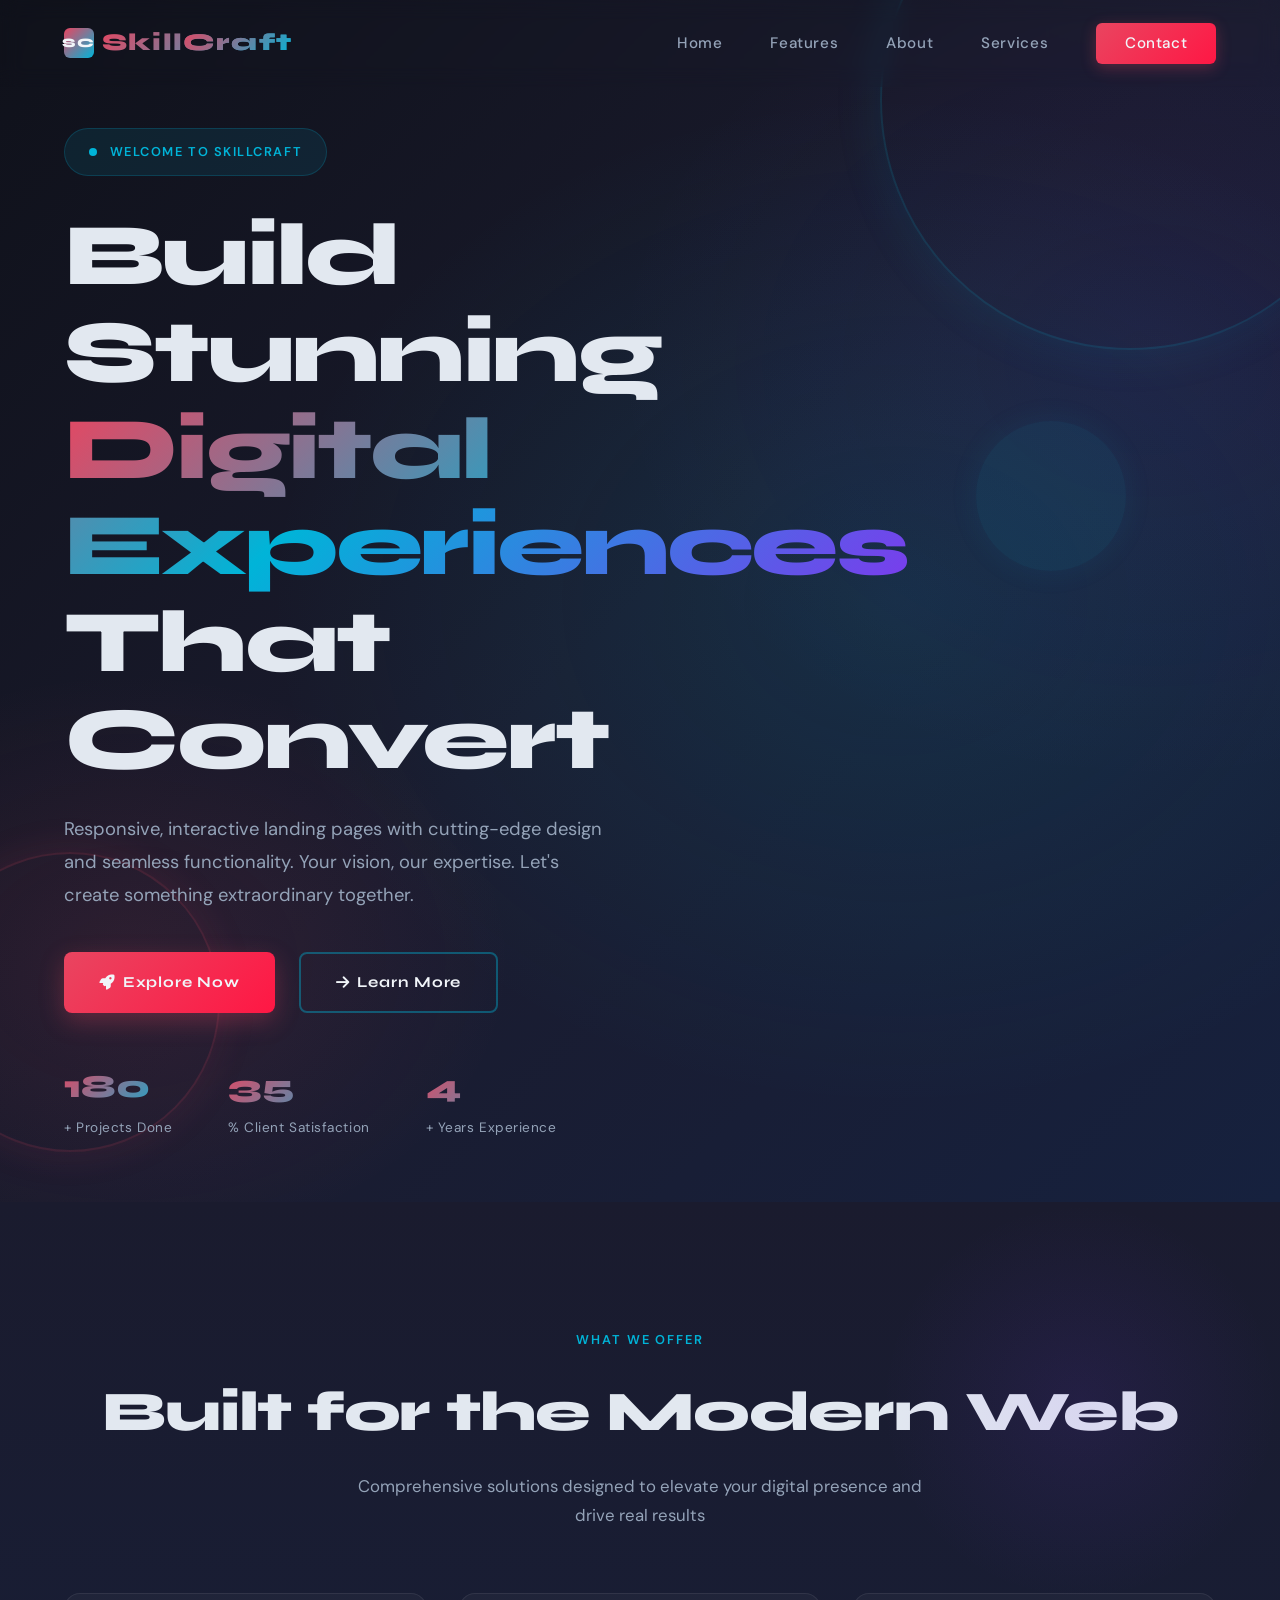
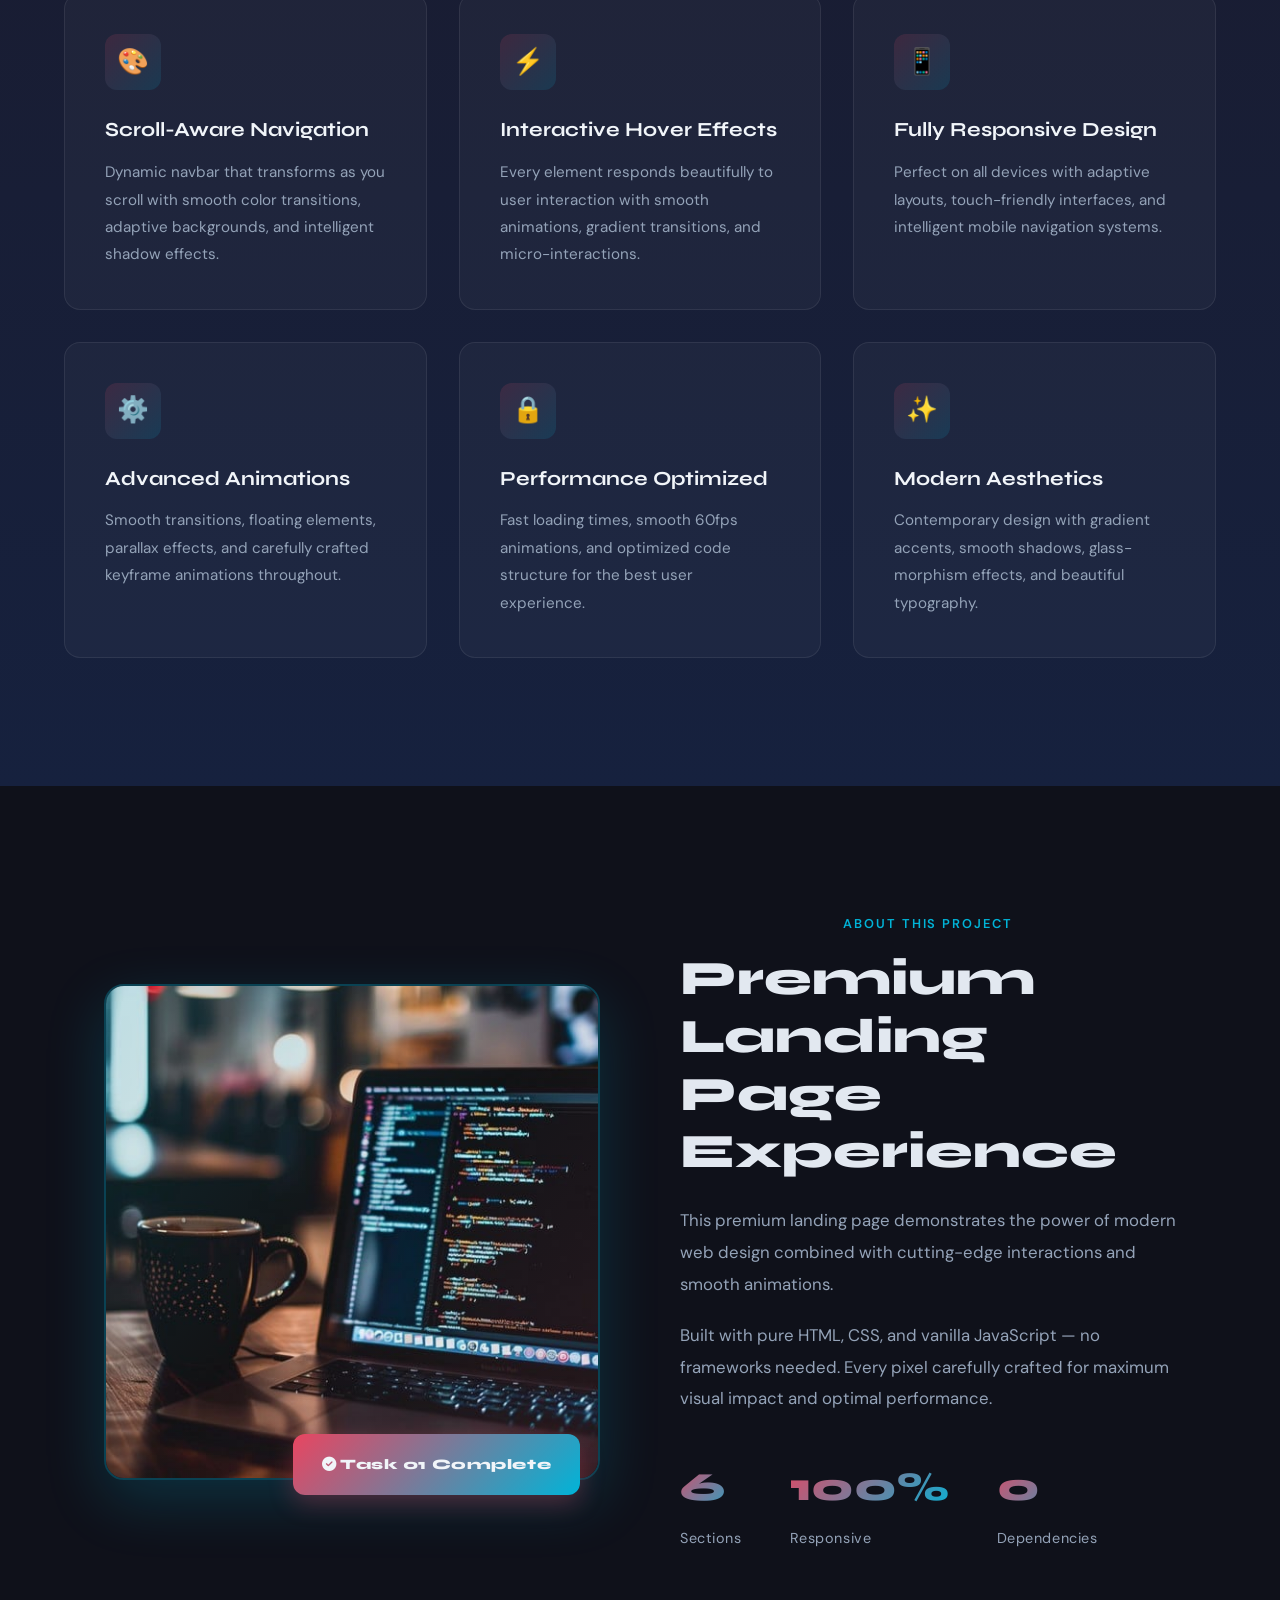
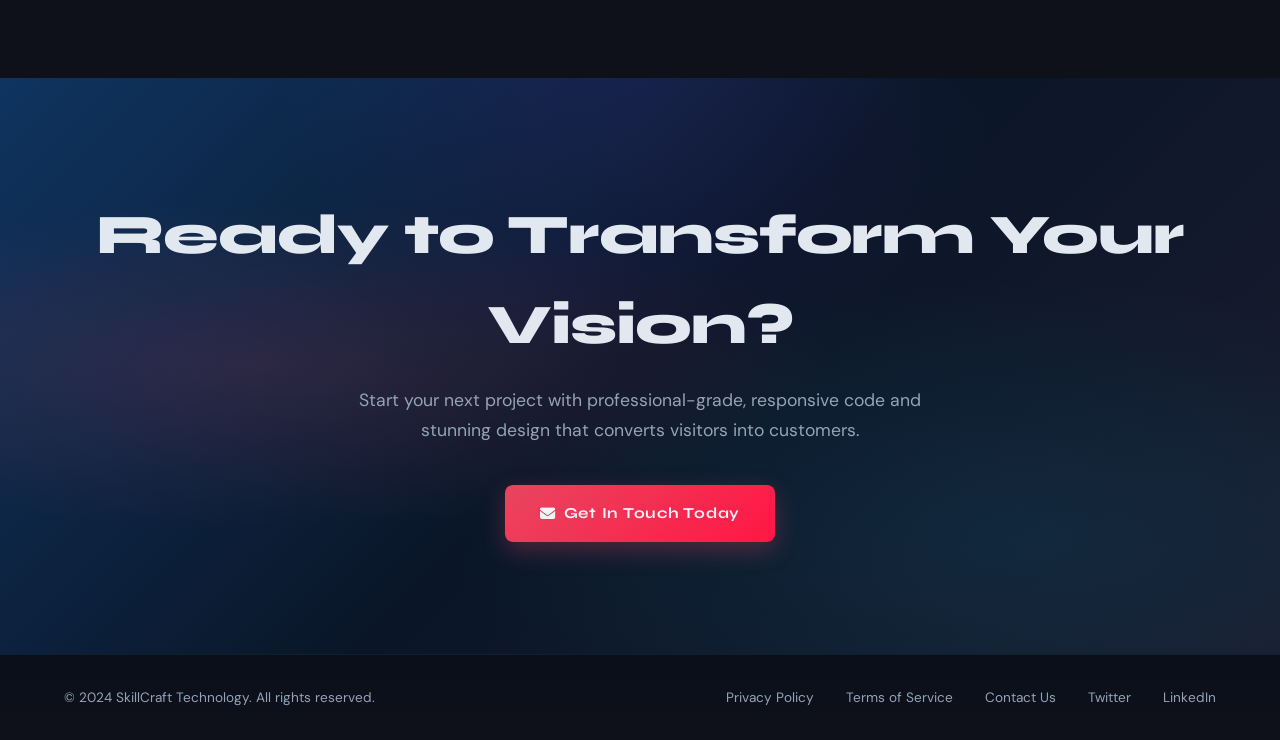
<file: index.html>
<!DOCTYPE html>
<html lang="en">
<head>
  <meta charset="UTF-8" />
  <meta name="viewport" content="width=device-width, initial-scale=1.0"/>
  <title>SkillCraft Technology - Premium Solutions</title>

  <!-- Google Fonts -->
  <link href="https://fonts.googleapis.com/css2?family=Syne:wght@400;700;800&family=DM+Sans:wght@300;400;500;600;700&display=swap" rel="stylesheet"/>

  <!-- Font Awesome Icons -->
  <link rel="stylesheet" href="https://cdnjs.cloudflare.com/ajax/libs/font-awesome/6.4.0/css/all.min.css">

  <!-- External Stylesheet -->
  <link rel="stylesheet" href="style.css">
</head>
<body>

  <!-- ── NAVBAR ──────────────────────────────────────────────────────── -->
  <nav id="navbar">
    <a href="#hero" class="logo">
      <div class="logo-icon">SC</div>
      <span>Skill<span>Craft</span></span>
    </a>

    <ul class="nav-links">
      <li><a href="#hero">Home</a></li>
      <li><a href="#features">Features</a></li>
      <li><a href="#about">About</a></li>
      <li><a href="#cta">Services</a></li>
      <li><a href="#contact" class="nav-cta">Contact</a></li>
    </ul>

    <button class="hamburger" id="hamburger" aria-label="Menu">
      <span></span>
      <span></span>
      <span></span>
    </button>
  </nav>

  <!-- ── MOBILE FULLSCREEN MENU ──────────────────────────────────────── -->
  <div class="mobile-menu" id="mobileMenu">
    <a href="#hero"     onclick="closeMobile()">Home</a>
    <a href="#features" onclick="closeMobile()">Features</a>
    <a href="#about"    onclick="closeMobile()">About</a>
    <a href="#cta"      onclick="closeMobile()">Services</a>
    <a href="#contact"  onclick="closeMobile()">Contact</a>
  </div>

  <!-- ── HERO SECTION ────────────────────────────────────────────────── -->
  <section id="hero">
    <div class="hero-bg"></div>
    <div class="deco deco-1"></div>
    <div class="deco deco-2"></div>
    <div class="deco deco-3"></div>

    <div class="container">
      <div class="hero-content">
        <div class="hero-tag">Welcome to SkillCraft</div>

        <h1>
          Build Stunning
          <span class="highlight">Digital Experiences</span>
          That Convert
        </h1>

        <p class="hero-desc">
          Responsive, interactive landing pages with cutting-edge design and
          seamless functionality. Your vision, our expertise. Let's create
          something extraordinary together.
        </p>

        <div class="hero-btns">
          <a href="#features" class="btn btn-primary">
            <i class="fas fa-rocket"></i> Explore Now
          </a>
          <a href="#contact" class="btn btn-secondary">
            <i class="fas fa-arrow-right"></i> Learn More
          </a>
        </div>

        <div class="hero-stats">
          <div class="stat-item">
            <div class="stat-number" data-count="500">0</div>
            <div class="stat-label">+ Projects Done</div>
          </div>
          <div class="stat-item">
            <div class="stat-number" data-count="98">0</div>
            <div class="stat-label">% Client Satisfaction</div>
          </div>
          <div class="stat-item">
            <div class="stat-number" data-count="12">0</div>
            <div class="stat-label">+ Years Experience</div>
          </div>
        </div>
      </div>
    </div>
  </section>

  <!-- ── FEATURES SECTION ────────────────────────────────────────────── -->
  <section id="features">
    <div class="container">
      <div class="section-label">What We Offer</div>
      <h2 class="section-title">Built for the Modern Web</h2>
      <p class="section-desc">
        Comprehensive solutions designed to elevate your digital presence
        and drive real results
      </p>

      <div class="cards">
        <div class="card">
          <div class="card-icon">🎨</div>
          <h3>Scroll-Aware Navigation</h3>
          <p>Dynamic navbar that transforms as you scroll with smooth color
            transitions, adaptive backgrounds, and intelligent shadow effects.</p>
        </div>

        <div class="card">
          <div class="card-icon">⚡</div>
          <h3>Interactive Hover Effects</h3>
          <p>Every element responds beautifully to user interaction with smooth
            animations, gradient transitions, and micro-interactions.</p>
        </div>

        <div class="card">
          <div class="card-icon">📱</div>
          <h3>Fully Responsive Design</h3>
          <p>Perfect on all devices with adaptive layouts, touch-friendly
            interfaces, and intelligent mobile navigation systems.</p>
        </div>

        <div class="card">
          <div class="card-icon">⚙️</div>
          <h3>Advanced Animations</h3>
          <p>Smooth transitions, floating elements, parallax effects, and
            carefully crafted keyframe animations throughout.</p>
        </div>

        <div class="card">
          <div class="card-icon">🔒</div>
          <h3>Performance Optimized</h3>
          <p>Fast loading times, smooth 60fps animations, and optimized code
            structure for the best user experience.</p>
        </div>

        <div class="card">
          <div class="card-icon">✨</div>
          <h3>Modern Aesthetics</h3>
          <p>Contemporary design with gradient accents, smooth shadows,
            glass-morphism effects, and beautiful typography.</p>
        </div>
      </div>
    </div>
  </section>

  <!-- ── ABOUT SECTION ───────────────────────────────────────────────── -->
  <section id="about">
    <div class="about-visual">
      <div class="about-img-box">
        <!-- Replace src with your own image path if needed -->
        <img
          src="[data-uri]"
          alt="Coding session — laptop with code editor"
        />
      </div>
      <div class="about-badge">
        <i class="fas fa-check-circle"></i> Task 01 Complete
      </div>
    </div>

    <div class="about-text">
      <div class="section-label">About This Project</div>
      <h2>Premium Landing Page<br>Experience</h2>

      <p>
        This premium landing page demonstrates the power of modern web design
        combined with cutting-edge interactions and smooth animations.
      </p>
      <p>
        Built with pure HTML, CSS, and vanilla JavaScript — no frameworks needed.
        Every pixel carefully crafted for maximum visual impact and optimal
        performance.
      </p>

      <div class="stats">
        <div class="stat">
          <strong>6</strong>
          <span>Sections</span>
        </div>
        <div class="stat">
          <strong>100%</strong>
          <span>Responsive</span>
        </div>
        <div class="stat">
          <strong>0</strong>
          <span>Dependencies</span>
        </div>
      </div>
    </div>
  </section>

  <!-- ── CTA SECTION ─────────────────────────────────────────────────── -->
  <section id="cta">
    <div class="container">
      <h2>Ready to Transform Your Vision?</h2>
      <p>
        Start your next project with professional-grade, responsive code and
        stunning design that converts visitors into customers.
      </p>
      <a href="#contact" class="btn btn-primary">
        <i class="fas fa-envelope"></i> Get In Touch Today
      </a>
    </div>
  </section>

  <!-- ── FOOTER / CONTACT ─────────────────────────────────────────────── -->
  <footer id="contact">
    <div class="container" style="width:100%; display:flex; justify-content:space-between; flex-wrap:wrap; gap:2rem;">
      <div>
        <span>© 2024 SkillCraft Technology. All rights reserved.</span>
      </div>
      <div style="display:flex; gap:2rem; flex-wrap:wrap;">
        <a href="#">Privacy Policy</a>
        <a href="#">Terms of Service</a>
        <a href="#">Contact Us</a>
        <a href="#">Twitter</a>
        <a href="#">LinkedIn</a>
      </div>
    </div>
  </footer>

  <!-- ── SCROLL TO TOP BUTTON ─────────────────────────────────────────── -->
  <button class="scroll-to-top" id="scrollToTop" aria-label="Scroll to top">
    <i class="fas fa-arrow-up"></i>
  </button>

  <!-- External JavaScript (linked at bottom for best performance) -->
  <script src="script.js"></script>

</body>
</html>
</file>
<file: style.css>
/* ── RESET & ROOT VARIABLES ──────────────────────────────────────────────── */
*, *::before, *::after {
  box-sizing: border-box;
  margin: 0;
  padding: 0;
}

:root {
  --bg: #0f111a;
  --bg2: #1a1b2e;
  --bg3: #16213e;
  --accent1: #0f3460;
  --accent2: #e94560;
  --teal: #00b4d8;
  --cyan: #48cae4;
  --purple: #7c3aed;
  --white: #f1f5f9;
  --text: #e2e8f0;
  --muted: #94a3b8;
  --dark-muted: #64748b;
  --nav-bg-transparent: rgba(15, 17, 26, 0);
  --nav-bg-solid: rgba(10, 13, 22, 0.98);
  --transition: 0.35s cubic-bezier(0.4, 0, 0.2, 1);
}

html {
  scroll-behavior: smooth;
}

body {
  font-family: 'DM Sans', sans-serif;
  background: var(--bg);
  color: var(--text);
  overflow-x: hidden;
  line-height: 1.6;
  animation: fadeIn 0.5s ease-out;
}

/* ── SCROLLBAR ────────────────────────────────────────────────────────────── */
::-webkit-scrollbar { width: 10px; }
::-webkit-scrollbar-track { background: var(--bg); }
::-webkit-scrollbar-thumb { background: var(--accent2); border-radius: 5px; }
::-webkit-scrollbar-thumb:hover { background: var(--teal); }

/* ── NAVBAR ──────────────────────────────────────────────────────────────── */
nav {
  position: fixed;
  top: 0; left: 0; right: 0;
  z-index: 1000;
  display: flex;
  align-items: center;
  justify-content: space-between;
  padding: 1.5rem 5%;
  background: var(--nav-bg-transparent);
  backdrop-filter: blur(10px);
  border-bottom: 1px solid rgba(255, 255, 255, 0);
  transition:
    background var(--transition),
    box-shadow var(--transition),
    padding var(--transition),
    border-color var(--transition);
}

/* Navbar changes style on scroll (via JS adding .scrolled class) */
nav.scrolled {
  background: var(--nav-bg-solid);
  box-shadow: 0 8px 32px rgba(233, 69, 96, 0.15);
  padding: 1rem 5%;
  border-bottom: 1px solid rgba(0, 180, 216, 0.1);
}

/* ── LOGO ────────────────────────────────────────────────────────────────── */
.logo {
  font-family: 'Syne', sans-serif;
  font-weight: 800;
  font-size: 1.5rem;
  letter-spacing: 0.05em;
  color: var(--white);
  text-decoration: none;
  display: flex;
  align-items: center;
  gap: 0.5rem;
  transition: var(--transition);
}

.logo:hover { transform: scale(1.05); }

.logo span {
  background: linear-gradient(135deg, var(--accent2), var(--teal));
  -webkit-background-clip: text;
  -webkit-text-fill-color: transparent;
  background-clip: text;
}

.logo-icon {
  width: 30px;
  height: 30px;
  background: linear-gradient(135deg, var(--accent2), var(--teal));
  border-radius: 6px;
  display: flex;
  align-items: center;
  justify-content: center;
  color: var(--white);
  font-size: 0.8rem;
  font-weight: 800;
}

/* ── NAV LINKS ───────────────────────────────────────────────────────────── */
.nav-links {
  display: flex;
  gap: 3rem;
  list-style: none;
}

.nav-links a {
  font-size: 0.95rem;
  font-weight: 500;
  color: var(--muted);
  text-decoration: none;
  position: relative;
  letter-spacing: 0.04em;
  transition: color var(--transition);
}

/* Hover underline animation */
.nav-links a::after {
  content: '';
  position: absolute;
  bottom: -8px;
  left: 0;
  width: 0;
  height: 2.5px;
  background: linear-gradient(90deg, var(--accent2), var(--teal));
  border-radius: 2px;
  transition: width var(--transition);
}

.nav-links a:hover { color: var(--white); }
.nav-links a:hover::after { width: 100%; }

.nav-cta {
  padding: 0.65rem 1.8rem;
  background: linear-gradient(135deg, var(--accent2), #ff1744);
  color: var(--white) !important;
  font-weight: 600;
  border-radius: 6px;
  transition: transform var(--transition), box-shadow var(--transition);
  box-shadow: 0 4px 15px rgba(233, 69, 96, 0.3);
  border: none !important;
}

.nav-cta:hover {
  transform: translateY(-2px);
  box-shadow: 0 8px 25px rgba(233, 69, 96, 0.5);
}

.nav-cta::after { display: none !important; }

/* ── HAMBURGER ───────────────────────────────────────────────────────────── */
.hamburger {
  display: none;
  flex-direction: column;
  gap: 5px;
  cursor: pointer;
  background: none;
  border: none;
  padding: 6px;
}

.hamburger span {
  width: 26px;
  height: 2.5px;
  background: var(--white);
  border-radius: 2px;
  transition: var(--transition);
}

.hamburger.open span:nth-child(1) { transform: translateY(8px) rotate(45deg); }
.hamburger.open span:nth-child(2) { opacity: 0; transform: translateX(-10px); }
.hamburger.open span:nth-child(3) { transform: translateY(-8px) rotate(-45deg); }

/* ── MOBILE FULLSCREEN MENU ──────────────────────────────────────────────── */
.mobile-menu {
  display: none;
  position: fixed;
  top: 0; left: 0; right: 0; bottom: 0;
  background: linear-gradient(135deg, rgba(10, 13, 22, 0.98), rgba(15, 52, 96, 0.95));
  backdrop-filter: blur(10px);
  z-index: 999;
  flex-direction: column;
  align-items: center;
  justify-content: center;
  gap: 2.5rem;
}

.mobile-menu.open { display: flex; }

.mobile-menu a {
  font-family: 'Syne', sans-serif;
  font-size: 2rem;
  font-weight: 700;
  color: var(--white);
  text-decoration: none;
  transition: color var(--transition);
}

.mobile-menu a:hover {
  color: var(--accent2);
  transform: scale(1.1);
}

/* ── HERO SECTION ────────────────────────────────────────────────────────── */
#hero {
  min-height: 100vh;
  display: flex;
  align-items: center;
  padding: 8rem 5% 4rem;
  position: relative;
  overflow: hidden;
}

.hero-bg {
  position: absolute;
  inset: 0;
  background:
    radial-gradient(ellipse 70% 60% at 70% 50%, rgba(0, 180, 216, 0.12) 0%, transparent 70%),
    radial-gradient(ellipse 50% 40% at 10% 80%, rgba(233, 69, 96, 0.1) 0%, transparent 60%),
    radial-gradient(ellipse 60% 50% at 90% 30%, rgba(124, 58, 237, 0.08) 0%, transparent 70%),
    linear-gradient(135deg, #0f111a 0%, #1a1b2e 50%, #16213e 100%);
  animation: gradientShift 15s ease infinite;
}

@keyframes gradientShift {
  0%, 100% { filter: hue-rotate(0deg); }
  50% { filter: hue-rotate(3deg); }
}

/* Decorative circles */
.deco {
  position: absolute;
  border-radius: 50%;
  pointer-events: none;
}

.deco-1 {
  width: 500px; height: 500px;
  border: 2px solid rgba(0, 180, 216, 0.15);
  top: -150px; right: -100px;
  animation: spin 25s linear infinite;
  box-shadow: 0 0 50px rgba(0, 180, 216, 0.1);
}

.deco-2 {
  width: 300px; height: 300px;
  border: 2px solid rgba(233, 69, 96, 0.15);
  bottom: 50px; left: -80px;
  animation: spin 20s linear infinite reverse;
  box-shadow: 0 0 40px rgba(233, 69, 96, 0.1);
}

.deco-3 {
  width: 150px; height: 150px;
  background: rgba(0, 180, 216, 0.08);
  top: 35%; right: 12%;
  animation: float 6s ease-in-out infinite;
  box-shadow: 0 0 30px rgba(0, 180, 216, 0.08);
}

@keyframes spin {
  from { transform: rotate(0deg); }
  to   { transform: rotate(360deg); }
}

@keyframes float {
  0%, 100% { transform: translateY(0px); }
  50%       { transform: translateY(30px); }
}

.hero-content {
  position: relative;
  max-width: 700px;
  z-index: 2;
}

.hero-tag {
  display: inline-flex;
  align-items: center;
  gap: 0.8rem;
  font-size: 0.8rem;
  font-weight: 600;
  letter-spacing: 0.12em;
  text-transform: uppercase;
  color: var(--teal);
  margin-bottom: 2rem;
  padding: 0.8rem 1.5rem;
  background: rgba(0, 180, 216, 0.1);
  border: 1px solid rgba(0, 180, 216, 0.2);
  border-radius: 50px;
  width: fit-content;
  opacity: 0;
  animation: slideInLeft 0.8s 0.2s forwards;
}

.hero-tag::before {
  content: '';
  width: 8px; height: 8px;
  background: var(--teal);
  border-radius: 50%;
}

h1 {
  font-family: 'Syne', sans-serif;
  font-size: clamp(3rem, 7vw, 5.5rem);
  font-weight: 800;
  line-height: 1.1;
  letter-spacing: -0.03em;
  margin-bottom: 1.5rem;
  opacity: 0;
  animation: slideInLeft 0.8s 0.4s forwards;
}

h1 .highlight {
  background: linear-gradient(135deg, var(--accent2), var(--teal), var(--purple));
  -webkit-background-clip: text;
  -webkit-text-fill-color: transparent;
  background-clip: text;
}

.hero-desc {
  font-size: 1.15rem;
  color: var(--muted);
  line-height: 1.8;
  max-width: 550px;
  margin-bottom: 2.5rem;
  opacity: 0;
  animation: slideInLeft 0.8s 0.6s forwards;
}

.hero-btns {
  display: flex;
  gap: 1.5rem;
  flex-wrap: wrap;
  opacity: 0;
  animation: slideInLeft 0.8s 0.8s forwards;
}

/* ── BUTTONS ─────────────────────────────────────────────────────────────── */
.btn {
  padding: 1rem 2.2rem;
  font-family: 'Syne', sans-serif;
  font-weight: 700;
  font-size: 0.95rem;
  letter-spacing: 0.05em;
  border: none;
  border-radius: 8px;
  cursor: pointer;
  text-decoration: none;
  transition: transform var(--transition), box-shadow var(--transition), background var(--transition);
  display: inline-flex;
  align-items: center;
  gap: 0.5rem;
}

.btn-primary {
  background: linear-gradient(135deg, var(--accent2), #ff1744);
  color: var(--white);
  box-shadow: 0 8px 25px rgba(233, 69, 96, 0.3);
}

.btn-primary:hover {
  transform: translateY(-3px);
  box-shadow: 0 12px 35px rgba(233, 69, 96, 0.5);
}

.btn-secondary {
  background: transparent;
  color: var(--white);
  border: 2px solid rgba(0, 180, 216, 0.4);
}

.btn-secondary:hover {
  border-color: var(--teal);
  background: rgba(0, 180, 216, 0.1);
  transform: translateY(-3px);
}

/* ── HERO STATS ──────────────────────────────────────────────────────────── */
.hero-stats {
  display: flex;
  gap: 3.5rem;
  margin-top: 3rem;
  opacity: 0;
  animation: slideInLeft 0.8s 1s forwards;
  flex-wrap: wrap;
}

.stat-item {
  display: flex;
  flex-direction: column;
  gap: 0.3rem;
}

.stat-number {
  font-family: 'Syne', sans-serif;
  font-size: 2rem;
  font-weight: 800;
  background: linear-gradient(135deg, var(--accent2), var(--teal));
  -webkit-background-clip: text;
  -webkit-text-fill-color: transparent;
  background-clip: text;
}

.stat-label {
  color: var(--muted);
  font-size: 0.85rem;
  letter-spacing: 0.04em;
}

/* ── KEYFRAME ANIMATIONS ─────────────────────────────────────────────────── */
@keyframes slideInLeft {
  from { opacity: 0; transform: translateX(-40px); }
  to   { opacity: 1; transform: translateX(0); }
}

@keyframes fadeIn {
  from { opacity: 0; }
  to   { opacity: 1; }
}

/* ── FEATURES SECTION ────────────────────────────────────────────────────── */
#features {
  padding: 8rem 5%;
  background: linear-gradient(180deg, var(--bg2) 0%, var(--bg3) 100%);
  position: relative;
  overflow: hidden;
}

#features::before {
  content: '';
  position: absolute;
  top: 0; right: 0;
  width: 400px; height: 400px;
  background: radial-gradient(circle, rgba(124, 58, 237, 0.1), transparent 70%);
  border-radius: 50%;
  pointer-events: none;
}

.section-label {
  text-align: center;
  font-size: 0.8rem;
  letter-spacing: 0.15em;
  text-transform: uppercase;
  color: var(--teal);
  margin-bottom: 1rem;
  font-weight: 600;
}

.section-title {
  font-family: 'Syne', sans-serif;
  font-size: clamp(2rem, 5vw, 3.5rem);
  font-weight: 800;
  text-align: center;
  margin-bottom: 1rem;
  letter-spacing: -0.02em;
}

.section-desc {
  text-align: center;
  color: var(--muted);
  font-size: 1.05rem;
  max-width: 600px;
  margin: 0 auto 4rem;
  line-height: 1.7;
}

/* ── CARDS GRID ──────────────────────────────────────────────────────────── */
.cards {
  display: grid;
  grid-template-columns: repeat(auto-fit, minmax(300px, 1fr));
  gap: 2rem;
  max-width: 1200px;
  margin: 0 auto;
  position: relative;
  z-index: 1;
}

.card {
  background: rgba(255, 255, 255, 0.03);
  border: 1px solid rgba(255, 255, 255, 0.08);
  border-radius: 16px;
  padding: 2.5rem;
  transition:
    transform var(--transition),
    border-color var(--transition),
    box-shadow var(--transition),
    background var(--transition);
  position: relative;
  overflow: hidden;
}

.card::before {
  content: '';
  position: absolute;
  top: 0; left: 0; right: 0;
  height: 4px;
  background: linear-gradient(90deg, var(--accent2), var(--teal), var(--purple));
  transform: scaleX(0);
  transition: transform var(--transition);
  transform-origin: left;
}

.card:hover {
  transform: translateY(-12px);
  border-color: rgba(0, 180, 216, 0.3);
  box-shadow: 0 20px 50px rgba(0, 180, 216, 0.15);
  background: rgba(255, 255, 255, 0.05);
}

.card:hover::before { transform: scaleX(1); }

.card-icon {
  width: 56px; height: 56px;
  border-radius: 12px;
  display: flex;
  align-items: center;
  justify-content: center;
  font-size: 1.6rem;
  margin-bottom: 1.5rem;
  background: linear-gradient(135deg, rgba(233, 69, 96, 0.15), rgba(0, 180, 216, 0.15));
}

.card h3 {
  font-family: 'Syne', sans-serif;
  font-size: 1.25rem;
  font-weight: 700;
  margin-bottom: 0.8rem;
  color: var(--white);
}

.card p {
  font-size: 0.95rem;
  color: var(--muted);
  line-height: 1.8;
}

/* ── ABOUT SECTION ───────────────────────────────────────────────────────── */
#about {
  padding: 8rem 5%;
  display: flex;
  align-items: center;
  gap: 5rem;
  max-width: 1200px;
  margin: 0 auto;
  flex-wrap: wrap;
}

.about-visual {
  flex: 1 1 350px;
  position: relative;
}

.about-img-box {
  width: 100%;
  aspect-ratio: 1;
  border-radius: 20px;
  border: 2px solid rgba(0, 180, 216, 0.3);
  position: relative;
  overflow: hidden;
  box-shadow: 0 20px 60px rgba(0, 180, 216, 0.2);
  animation: scaleIn 0.8s ease-out;
}

.about-img-box img {
  width: 100%;
  height: 100%;
  object-fit: cover;
  display: block;
  transition: transform 0.6s ease;
}

.about-img-box:hover img { transform: scale(1.05); }

.about-img-box::after {
  content: '';
  position: absolute;
  inset: 0;
  background: linear-gradient(135deg, rgba(0, 180, 216, 0.15) 0%, transparent 50%, rgba(233, 69, 96, 0.1) 100%);
  pointer-events: none;
}

@keyframes scaleIn {
  from { opacity: 0; transform: scale(0.9); }
  to   { opacity: 1; transform: scale(1); }
}

.about-badge {
  position: absolute;
  bottom: -15px;
  right: 20px;
  background: linear-gradient(135deg, var(--accent2), var(--teal));
  color: var(--white);
  font-family: 'Syne', sans-serif;
  font-weight: 800;
  font-size: 0.9rem;
  padding: 1.2rem 1.8rem;
  border-radius: 12px;
  letter-spacing: 0.04em;
  box-shadow: 0 8px 25px rgba(233, 69, 96, 0.3);
  animation: popIn 0.6s 0.5s cubic-bezier(0.34, 1.56, 0.64, 1) both;
}

@keyframes popIn {
  from { opacity: 0; transform: scale(0) translateY(20px); }
  to   { opacity: 1; transform: scale(1) translateY(0); }
}

.about-text { flex: 1 1 350px; }

.about-text h2 {
  font-family: 'Syne', sans-serif;
  font-size: clamp(2rem, 4vw, 3rem);
  font-weight: 800;
  line-height: 1.2;
  margin-bottom: 1.5rem;
}

.about-text p {
  color: var(--muted);
  line-height: 1.9;
  margin-bottom: 1.2rem;
  font-size: 1.05rem;
}

.stats {
  display: flex;
  gap: 3rem;
  margin-top: 2.5rem;
  flex-wrap: wrap;
}

.stat {
  display: flex;
  flex-direction: column;
  gap: 0.5rem;
}

.stat strong {
  font-family: 'Syne', sans-serif;
  font-size: 2.5rem;
  font-weight: 800;
  background: linear-gradient(135deg, var(--accent2), var(--teal));
  -webkit-background-clip: text;
  -webkit-text-fill-color: transparent;
  background-clip: text;
}

.stat span {
  font-size: 0.9rem;
  color: var(--muted);
  letter-spacing: 0.04em;
}

/* ── CTA SECTION ─────────────────────────────────────────────────────────── */
#cta {
  padding: 7rem 5%;
  background: linear-gradient(135deg, var(--accent1) 0%, #0a1628 50%, var(--bg2) 100%);
  text-align: center;
  position: relative;
  overflow: hidden;
}

#cta::before {
  content: '';
  position: absolute;
  inset: 0;
  background:
    radial-gradient(ellipse at 20% 50%, rgba(233, 69, 96, 0.15), transparent 40%),
    radial-gradient(ellipse at 80% 80%, rgba(0, 180, 216, 0.1), transparent 40%),
    radial-gradient(ellipse at 50% 0%, rgba(124, 58, 237, 0.1), transparent 40%);
  pointer-events: none;
}

#cta .container { position: relative; z-index: 1; }

#cta h2 {
  font-family: 'Syne', sans-serif;
  font-size: clamp(2.2rem, 5vw, 3.5rem);
  font-weight: 800;
  margin-bottom: 1rem;
  letter-spacing: -0.02em;
}

#cta p {
  color: var(--muted);
  font-size: 1.1rem;
  margin-bottom: 2.5rem;
  max-width: 600px;
  margin-left: auto;
  margin-right: auto;
  line-height: 1.7;
}

/* ── FOOTER ──────────────────────────────────────────────────────────────── */
footer {
  padding: 2rem 5%;
  background: linear-gradient(180deg, #0a0f1a 0%, #0f111a 100%);
  display: flex;
  justify-content: space-between;
  align-items: center;
  flex-wrap: wrap;
  gap: 1.5rem;
  font-size: 0.85rem;
  color: var(--muted);
  border-top: 1px solid rgba(0, 180, 216, 0.1);
}

footer a {
  color: var(--muted);
  text-decoration: none;
  transition: color var(--transition);
}

footer a:hover { color: var(--teal); }

/* ── SCROLL-TO-TOP BUTTON ────────────────────────────────────────────────── */
.scroll-to-top {
  position: fixed;
  bottom: 30px;
  right: 30px;
  width: 50px; height: 50px;
  background: linear-gradient(135deg, var(--accent2), var(--teal));
  color: var(--white);
  border: none;
  border-radius: 50%;
  cursor: pointer;
  display: none;
  align-items: center;
  justify-content: center;
  font-size: 1.2rem;
  z-index: 500;
  box-shadow: 0 8px 25px rgba(233, 69, 96, 0.3);
  transition: transform var(--transition), box-shadow var(--transition);
}

.scroll-to-top.show {
  display: flex;
  animation: slideUp 0.4s ease-out;
}

.scroll-to-top:hover {
  transform: translateY(-5px);
  box-shadow: 0 12px 35px rgba(233, 69, 96, 0.5);
}

@keyframes slideUp {
  from { opacity: 0; transform: translateY(20px); }
  to   { opacity: 1; transform: translateY(0); }
}

/* ── RESPONSIVE ──────────────────────────────────────────────────────────── */
@media (max-width: 768px) {
  .nav-links { display: none; }
  .hamburger { display: flex; }

  nav { padding: 1rem 5%; }

  #hero {
    text-align: center;
    justify-content: center;
    padding: 6rem 5% 2rem;
  }

  .hero-content { max-width: 100%; }
  .hero-tag { justify-content: center; }
  .hero-btns { justify-content: center; }
  .hero-stats { justify-content: center; }

  #about {
    flex-direction: column;
    gap: 3rem;
    text-align: center;
  }

  .stats { justify-content: center; }
  .about-badge { right: 10px; }

  footer {
    flex-direction: column;
    text-align: center;
    padding: 1.5rem 5%;
  }

  .deco-1 { width: 300px; height: 300px; top: -100px; right: -100px; }
  .deco-2 { width: 200px; height: 200px; bottom: 50px; left: -80px; }
  .cards  { grid-template-columns: 1fr; gap: 1.5rem; }
  .section-title { font-size: 1.8rem; }
}
</file>
